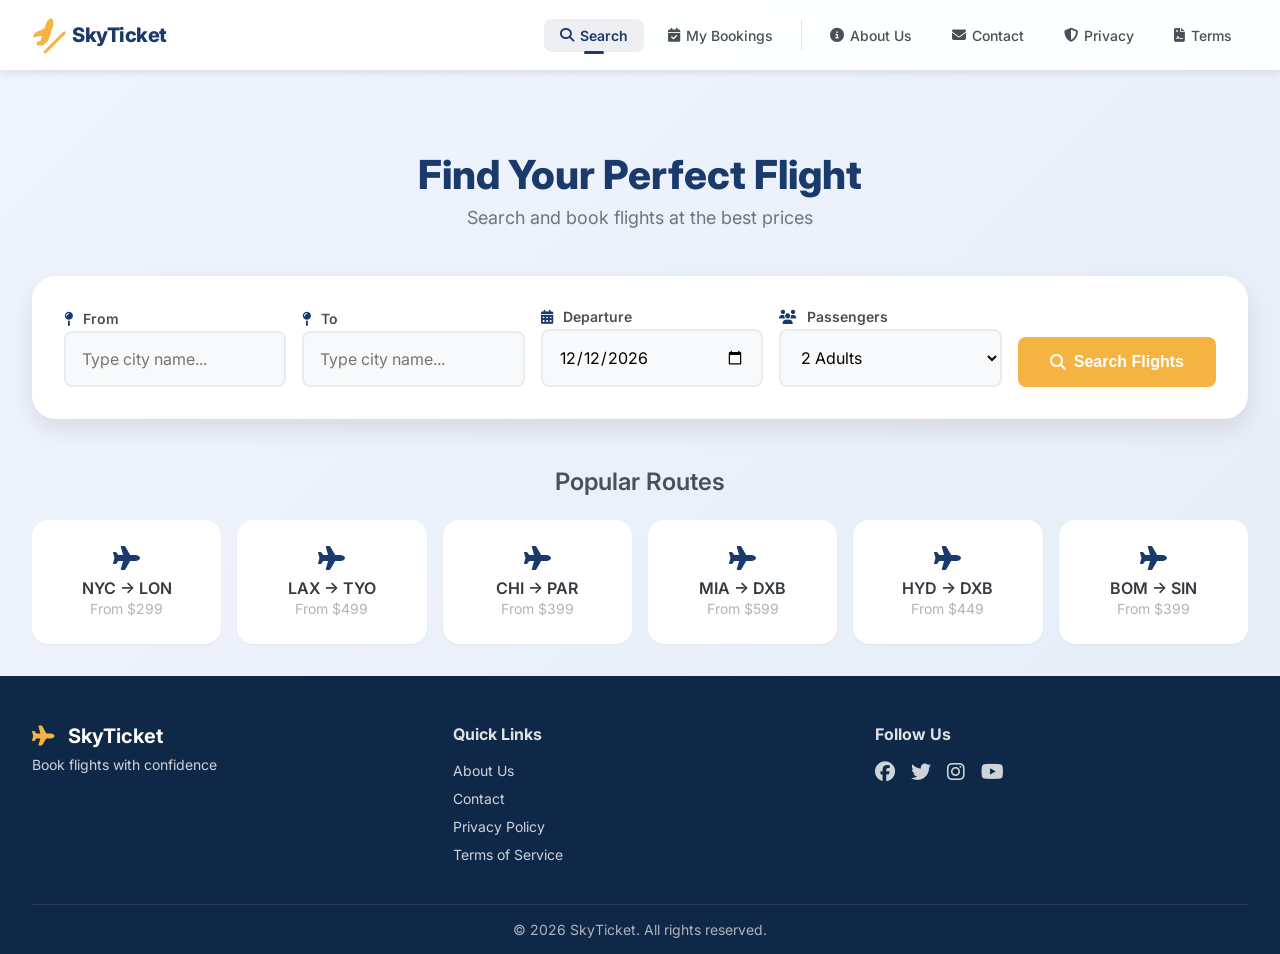
<file: index.html>
<!DOCTYPE html>
<html lang="en">
<head>
    <meta charset="UTF-8" />
    <meta name="viewport" content="width=device-width, initial-scale=1.0" />
    <title>✈️ SkyTicket - Book Your Flight</title>
    
    <link rel="stylesheet" href="https://cdnjs.cloudflare.com/ajax/libs/font-awesome/6.4.0/css/all.min.css" />
    <link href="https://fonts.googleapis.com/css2?family=Inter:wght@300;400;500;600;700;800&display=swap" rel="stylesheet" />
    
    <link rel="stylesheet" href="css/main.css" />
    <link rel="stylesheet" href="css/utils/variables.css" />
    <link rel="stylesheet" href="css/utils/mixins.css" />
    <link rel="stylesheet" href="css/utils/animations.css" />
    <link rel="stylesheet" href="css/components/header.css" />
    <link rel="stylesheet" href="css/components/footer.css" />
    <link rel="stylesheet" href="css/components/modal.css" />
    <link rel="stylesheet" href="css/components/flight-card.css" />
    <link rel="stylesheet" href="css/pages/search.css" />
    <link rel="stylesheet" href="css/pages/results.css" />
    <link rel="stylesheet" href="css/pages/booking.css" />
    <link rel="stylesheet" href="css/responsive/mobile.css" />
    <link rel="stylesheet" href="css/responsive/tablet.css" />
    <link rel="stylesheet" href="css/responsive/desktop.css" />
</head>
<body>
    <div id="app">
        <!-- HEADER -->
        <header id="main-header">
            <div class="header-container">
                <a href="#" class="logo" id="logoLink">
                    <i class="fas fa-plane-departure"></i>
                    <span>SkyTicket</span>
                </a>
                
                <nav class="nav-menu" id="navMenu">
                    <ul>
                        <li><a href="#" class="active" data-page="search"><i class="fas fa-search"></i> Search</a></li>
                        <li><a href="#" data-page="my-bookings"><i class="fas fa-calendar-check"></i> My Bookings</a></li>
                        <li class="nav-divider"></li>
                        <li><a href="#" data-page="about"><i class="fas fa-info-circle"></i> About Us</a></li>
                        <li><a href="#" data-page="contact"><i class="fas fa-envelope"></i> Contact</a></li>
                        <li><a href="#" data-page="privacy"><i class="fas fa-shield-alt"></i> Privacy</a></li>
                        <li><a href="#" data-page="terms"><i class="fas fa-file-contract"></i> Terms</a></li>
                    </ul>
                </nav>
                
                <button class="hamburger" id="hamburgerBtn"><i class="fas fa-bars"></i></button>
            </div>
        </header>
        
        <!-- MAIN CONTENT -->
        <main id="main-content">
            <!-- Search Section -->
            <section id="search-section" class="page-section active" data-page="search">
                <div class="search-container">
                    <div class="search-hero">
                        <h1>Find Your Perfect Flight</h1>
                        <p>Search and book flights at the best prices</p>
                    </div>
                    
                    <div class="search-box">
                        <form id="searchForm">
                            <div class="search-row">
                                <div class="form-group">
                                    <label><i class="fas fa-map-pin"></i> From</label>
                                    <div class="autocomplete-wrapper">
                                        <input type="text" id="fromInput" placeholder="Type city name..." class="autocomplete-input" />
                                        <div class="autocomplete-dropdown" id="fromDropdown"></div>
                                    </div>
                                </div>
                                <div class="form-group">
                                    <label><i class="fas fa-map-pin"></i> To</label>
                                    <div class="autocomplete-wrapper">
                                        <input type="text" id="toInput" placeholder="Type city name..." class="autocomplete-input" />
                                        <div class="autocomplete-dropdown" id="toDropdown"></div>
                                    </div>
                                </div>
                                <div class="form-group">
                                    <label><i class="fas fa-calendar-alt"></i> Departure</label>
                                    <input type="date" id="departureDate" />
                                </div>
                                <div class="form-group">
                                    <label><i class="fas fa-users"></i> Passengers</label>
                                    <select id="passengerCount">
                                        <option value="1">1 Adult</option>
                                        <option value="2" selected>2 Adults</option>
                                        <option value="3">3 Adults</option>
                                        <option value="4">4 Adults</option>
                                        <option value="5">5 Adults</option>
                                    </select>
                                </div>
                                <button type="submit" class="btn-search"><i class="fas fa-search"></i> Search Flights</button>
                            </div>
                        </form>
                    </div>
                    
                    <div class="quick-destinations">
                        <h3>Popular Routes</h3>
                        <div class="destination-grid">
                            <div class="dest-card" data-from="New York" data-to="London">
                                <i class="fas fa-plane"></i>
                                <span>NYC → LON</span>
                                <small>From $299</small>
                            </div>
                            <div class="dest-card" data-from="Los Angeles" data-to="Tokyo">
                                <i class="fas fa-plane"></i>
                                <span>LAX → TYO</span>
                                <small>From $499</small>
                            </div>
                            <div class="dest-card" data-from="Chicago" data-to="Paris">
                                <i class="fas fa-plane"></i>
                                <span>CHI → PAR</span>
                                <small>From $399</small>
                            </div>
                            <div class="dest-card" data-from="Miami" data-to="Dubai">
                                <i class="fas fa-plane"></i>
                                <span>MIA → DXB</span>
                                <small>From $599</small>
                            </div>
                            <div class="dest-card" data-from="Hyderabad" data-to="Dubai">
                                <i class="fas fa-plane"></i>
                                <span>HYD → DXB</span>
                                <small>From $449</small>
                            </div>
                            <div class="dest-card" data-from="Mumbai" data-to="Singapore">
                                <i class="fas fa-plane"></i>
                                <span>BOM → SIN</span>
                                <small>From $399</small>
                            </div>
                        </div>
                    </div>
                </div>
            </section>
            
            <!-- Results Section -->
            <section id="results-section" class="page-section" data-page="results">
                <div class="results-container">
                    <div class="results-header">
                        <div>
                            <h2>Available Flights</h2>
                            <p id="resultsInfo">Showing flights</p>
                        </div>
                        <div class="results-controls">
                            <select id="sortFilter">
                                <option value="price">Price: Low to High</option>
                                <option value="price-desc">Price: High to Low</option>
                                <option value="departure">Departure Time</option>
                                <option value="duration">Duration</option>
                            </select>
                        </div>
                    </div>
                    <div id="flightResults" class="flight-results"></div>
                </div>
            </section>
            
            <!-- Booking Section -->
            <section id="booking-section" class="page-section" data-page="booking">
                <div class="booking-container">
                    <div class="booking-progress">
                        <div class="step active"><span class="step-number">1</span><span class="step-label">Select Flight</span></div>
                        <div class="step"><span class="step-number">2</span><span class="step-label">Passenger Details</span></div>
                        <div class="step"><span class="step-number">3</span><span class="step-label">Payment</span></div>
                        <div class="step"><span class="step-number">4</span><span class="step-label">Confirmation</span></div>
                    </div>
                    <div id="bookingContent"></div>
                </div>
            </section>
            
            <!-- My Bookings -->
            <section id="my-bookings-section" class="page-section" data-page="my-bookings">
                <div class="bookings-container">
                    <h2>My Bookings</h2>
                    <div id="bookingsList"></div>
                </div>
            </section>
            
            <!-- About Us -->
            <section id="about-section" class="page-section" data-page="about">
                <div class="static-page-container">
                    <h2>About Us</h2>
                    <div class="static-page-content">
                        <h3>✈️ Welcome to SkyTicket</h3>
                        <p>SkyTicket is a leading online flight booking platform that connects travelers with the best flight deals worldwide.</p>
                        <h3>Our Mission</h3>
                        <p>To make air travel accessible and affordable for everyone.</p>
                        <div class="stats-grid">
                            <div class="stat-item"><span class="stat-number">500K+</span><span class="stat-label">Happy Customers</span></div>
                            <div class="stat-item"><span class="stat-number">10K+</span><span class="stat-label">Daily Bookings</span></div>
                            <div class="stat-item"><span class="stat-number">200+</span><span class="stat-label">Airlines</span></div>
                            <div class="stat-item"><span class="stat-number">4.8★</span><span class="stat-label">Rating</span></div>
                        </div>
                    </div>
                </div>
            </section>
            
            <!-- Contact -->
            <section id="contact-section" class="page-section" data-page="contact">
                <div class="static-page-container">
                    <h2>Contact Us</h2>
                    <div class="static-page-content">
                        <div class="contact-grid">
                            <div class="contact-info">
                                <h3>Get in Touch</h3>
                                <div class="contact-details">
                                    <div class="contact-item"><i class="fas fa-envelope"></i><div><strong>Email</strong><p>support@skyticket.com</p></div></div>
                                    <div class="contact-item"><i class="fas fa-phone"></i><div><strong>Phone</strong><p>+1 (800) 123-4567</p></div></div>
                                    <div class="contact-item"><i class="fas fa-map-marker-alt"></i><div><strong>Address</strong><p>123 Aviation Blvd, New York, NY 10001</p></div></div>
                                </div>
                            </div>
                            <div class="contact-form-wrapper">
                                <h3>Send us a Message</h3>
                                <form id="contactForm" class="contact-form">
                                    <div class="form-group"><label>Your Name</label><input type="text" id="contactName" placeholder="John Doe" required /></div>
                                    <div class="form-group"><label>Email Address</label><input type="email" id="contactEmail" placeholder="you@example.com" required /></div>
                                    <div class="form-group"><label>Subject</label><input type="text" id="contactSubject" placeholder="Subject" required /></div>
                                    <div class="form-group"><label>Message</label><textarea id="contactMessage" rows="4" placeholder="Your message..." required></textarea></div>
                                    <button type="submit" class="btn-primary btn-full"><i class="fas fa-paper-plane"></i> Send Message</button>
                                </form>
                            </div>
                        </div>
                    </div>
                </div>
            </section>
            
            <!-- Privacy -->
            <section id="privacy-section" class="page-section" data-page="privacy">
                <div class="static-page-container">
                    <h2>Privacy Policy</h2>
                    <div class="static-page-content">
                        <p><strong>Last Updated:</strong> January 2026</p>
                        <h3>Information We Collect</h3>
                        <p>We collect information you provide directly when you book a flight.</p>
                        <h3>How We Use Your Information</h3>
                        <ul><li>Process your flight bookings</li><li>Send booking confirmations</li><li>Improve our services</li></ul>
                        <h3>Data Security</h3>
                        <p>We implement industry-standard security measures to protect your information.</p>
                    </div>
                </div>
            </section>
            
            <!-- Terms -->
            <section id="terms-section" class="page-section" data-page="terms">
                <div class="static-page-container">
                    <h2>Terms of Service</h2>
                    <div class="static-page-content">
                        <p><strong>Last Updated:</strong> January 2026</p>
                        <h3>1. Acceptance of Terms</h3>
                        <p>By using SkyTicket services, you agree to these Terms of Service.</p>
                        <h3>2. Booking and Payment</h3>
                        <ul><li>All bookings are subject to availability</li><li>Payment must be completed at the time of booking</li></ul>
                        <h3>3. Cancellation Policy</h3>
                        <ul><li>Free cancellation within 24 hours</li><li>Cancellations after 24 hours may incur fees</li></ul>
                    </div>
                </div>
            </section>
        </main>
        
        <!-- FOOTER -->
        <footer id="main-footer">
            <div class="footer-container">
                <div class="footer-content">
                    <div class="footer-section">
                        <h4><i class="fas fa-plane"></i> SkyTicket</h4>
                        <p>Book flights with confidence</p>
                    </div>
                    <div class="footer-section">
                        <h5>Quick Links</h5>
                        <ul>
                            <li><a href="#" data-page="about">About Us</a></li>
                            <li><a href="#" data-page="contact">Contact</a></li>
                            <li><a href="#" data-page="privacy">Privacy Policy</a></li>
                            <li><a href="#" data-page="terms">Terms of Service</a></li>
                        </ul>
                    </div>
                    <div class="footer-section">
                        <h5>Follow Us</h5>
                        <div class="social-links">
                            <a href="#"><i class="fab fa-facebook"></i></a>
                            <a href="#"><i class="fab fa-twitter"></i></a>
                            <a href="#"><i class="fab fa-instagram"></i></a>
                            <a href="#"><i class="fab fa-youtube"></i></a>
                        </div>
                    </div>
                </div>
                <div class="footer-bottom">
                    <p>&copy; 2026 SkyTicket. All rights reserved.</p>
                </div>
            </div>
        </footer>
    </div>
    
    <!-- JAVASCRIPT -->
    <script src="js/utils/constants.js"></script>
    <script src="js/utils/helpers.js"></script>
    <script src="js/utils/date-utils.js"></script>
    <script src="js/services/storage.js"></script>
    <script src="js/services/mock-data.js"></script>
    <script src="js/store.js"></script>
    <script src="js/modules/header.js"></script>
    <script src="js/modules/search.js"></script>
    <script src="js/modules/flights.js"></script>
    <script src="js/modules/booking.js"></script>
    <script src="js/modules/payment.js"></script>
    <script src="js/app.js"></script>
</body>
</html>
</file>
<file: css/main.css>
* {
    margin: 0;
    padding: 0;
    box-sizing: border-box;
}

html {
    scroll-behavior: smooth;
}

body {
    font-family: var(--font-family);
    background: linear-gradient(135deg, #f0f4ff 0%, #e6edf7 100%);
    color: var(--gray-800);
    min-height: 100vh;
    display: flex;
    flex-direction: column;
    padding-top: 70px;
}

a {
    text-decoration: none;
    color: var(--primary);
}

h1 {
    font-size: var(--font-size-4xl);
    font-weight: 800;
    color: var(--primary);
}

h2 {
    font-size: var(--font-size-3xl);
    font-weight: 700;
    color: var(--primary);
    margin-bottom: var(--spacing-lg);
}

h3 {
    font-size: var(--font-size-2xl);
    font-weight: 600;
    margin-bottom: var(--spacing-md);
}

.btn-primary {
    background: var(--primary);
    color: var(--white);
    padding: var(--spacing-md) var(--spacing-xl);
    border-radius: var(--border-radius-lg);
    font-weight: 600;
    border: none;
    cursor: pointer;
    transition: all var(--transition-base);
    display: inline-flex;
    align-items: center;
    gap: 8px;
}

.btn-primary:hover {
    background: var(--primary-dark);
    transform: translateY(-2px);
    box-shadow: var(--shadow-lg);
}

.btn-secondary {
    background: var(--gray-200);
    color: var(--gray-700);
    padding: var(--spacing-md) var(--spacing-xl);
    border-radius: var(--border-radius-lg);
    font-weight: 600;
    border: none;
    cursor: pointer;
    transition: all var(--transition-base);
}

.btn-secondary:hover {
    background: var(--gray-300);
    transform: translateY(-2px);
}

.btn-accent {
    background: var(--secondary);
    color: var(--white);
    padding: var(--spacing-md) var(--spacing-xl);
    border-radius: var(--border-radius-lg);
    font-weight: 600;
    border: none;
    cursor: pointer;
    transition: all var(--transition-base);
}

.btn-accent:hover {
    background: var(--secondary-light);
    transform: translateY(-2px);
}

.btn-danger {
    background: #dc3545;
    color: var(--white);
    padding: var(--spacing-md) var(--spacing-xl);
    border-radius: var(--border-radius-lg);
    font-weight: 600;
    border: none;
    cursor: pointer;
    transition: all var(--transition-base);
}

.btn-danger:hover {
    background: #c82333;
    transform: translateY(-2px);
}

.btn-outline {
    background: transparent;
    color: var(--primary);
    padding: var(--spacing-md) var(--spacing-xl);
    border-radius: var(--border-radius-lg);
    font-weight: 600;
    border: 2px solid var(--primary);
    cursor: pointer;
    transition: all var(--transition-base);
}

.btn-outline:hover {
    background: var(--primary);
    color: var(--white);
}

.btn-sm {
    padding: var(--spacing-sm) var(--spacing-md);
    font-size: var(--font-size-sm);
}

.btn-full {
    width: 100%;
    justify-content: center;
}

input, select, textarea {
    font-family: var(--font-family);
    font-size: var(--font-size-base);
    padding: var(--spacing-md);
    border: 2px solid var(--gray-200);
    border-radius: var(--border-radius-md);
    background: var(--white);
    transition: all var(--transition-fast);
    width: 100%;
    outline: none;
}

input:focus, select:focus, textarea:focus {
    border-color: var(--primary);
    box-shadow: 0 0 0 3px rgba(26, 58, 107, 0.1);
}

input.error, select.error {
    border-color: #dc3545;
}

.hidden {
    display: none !important;
}

.text-center {
    text-align: center;
}

.text-muted {
    color: var(--gray-600);
}

.text-success {
    color: #27ae60;
}

.text-danger {
    color: #dc3545;
}

.mt-1 { margin-top: var(--spacing-sm); }
.mt-2 { margin-top: var(--spacing-md); }
.mt-3 { margin-top: var(--spacing-lg); }
.mt-4 { margin-top: var(--spacing-xl); }

.mb-1 { margin-bottom: var(--spacing-sm); }
.mb-2 { margin-bottom: var(--spacing-md); }
.mb-3 { margin-bottom: var(--spacing-lg); }
.mb-4 { margin-bottom: var(--spacing-xl); }

.flex { display: flex; }
.flex-center { display: flex; align-items: center; justify-content: center; }
.flex-between { display: flex; align-items: center; justify-content: space-between; }
.flex-column { display: flex; flex-direction: column; }
.flex-wrap { flex-wrap: wrap; }
.gap-1 { gap: var(--spacing-sm); }
.gap-2 { gap: var(--spacing-md); }
.gap-3 { gap: var(--spacing-lg); }

.card {
    background: var(--white);
    border-radius: var(--border-radius-lg);
    padding: var(--spacing-lg);
    box-shadow: var(--shadow-md);
    transition: all var(--transition-base);
}

.card:hover {
    box-shadow: var(--shadow-lg);
    transform: translateY(-2px);
}

.badge {
    display: inline-block;
    padding: var(--spacing-xs) var(--spacing-md);
    border-radius: var(--border-radius-full);
    font-size: var(--font-size-xs);
    font-weight: 600;
    text-transform: uppercase;
}

.badge-success { background: #27ae60; color: var(--white); }
.badge-danger { background: #dc3545; color: var(--white); }
.badge-warning { background: var(--secondary); color: var(--white); }
.badge-info { background: #17a2b8; color: var(--white); }

::-webkit-scrollbar {
    width: 8px;
    height: 8px;
}

::-webkit-scrollbar-track {
    background: var(--gray-100);
    border-radius: var(--border-radius-full);
}

::-webkit-scrollbar-thumb {
    background: var(--primary);
    border-radius: var(--border-radius-full);
}

::-webkit-scrollbar-thumb:hover {
    background: var(--primary-dark);
}

.spinner {
    width: 40px;
    height: 40px;
    border: 4px solid var(--gray-200);
    border-top-color: var(--primary);
    border-radius: 50%;
    animation: spin 0.8s linear infinite;
    margin: 0 auto;
}

.page-section {
    display: none;
    animation: fadeIn 0.5s ease;
}

.page-section.active {
    display: block;
}
</file>
<file: css/utils/variables.css>
:root {
    --primary: #1a3a6b;
    --primary-dark: #0f2847;
    --primary-light: #2a5a9a;
    --secondary: #f5b342;
    --secondary-light: #ffd966;
    --success: #27ae60;
    
    --white: #ffffff;
    --gray-100: #f8f9fa;
    --gray-200: #e9ecef;
    --gray-300: #dee2e6;
    --gray-400: #ced4da;
    --gray-500: #adb5bd;
    --gray-600: #6c757d;
    --gray-700: #495057;
    --gray-800: #343a40;
    --gray-900: #212529;
    
    --font-family: 'Inter', sans-serif;
    --font-size-xs: 0.75rem;
    --font-size-sm: 0.875rem;
    --font-size-base: 1rem;
    --font-size-lg: 1.125rem;
    --font-size-xl: 1.25rem;
    --font-size-2xl: 1.5rem;
    --font-size-3xl: 2rem;
    --font-size-4xl: 2.5rem;
    
    --spacing-xs: 0.25rem;
    --spacing-sm: 0.5rem;
    --spacing-md: 1rem;
    --spacing-lg: 1.5rem;
    --spacing-xl: 2rem;
    --spacing-2xl: 3rem;
    --spacing-3xl: 4rem;
    
    --border-radius-sm: 0.25rem;
    --border-radius-md: 0.5rem;
    --border-radius-lg: 1rem;
    --border-radius-xl: 1.5rem;
    --border-radius-full: 9999px;
    
    --shadow-sm: 0 1px 2px rgba(0,0,0,0.05);
    --shadow-md: 0 4px 6px rgba(0,0,0,0.07);
    --shadow-lg: 0 10px 25px rgba(0,0,0,0.1);
    --shadow-xl: 0 20px 50px rgba(0,0,0,0.15);
    
    --transition-fast: 0.15s ease;
    --transition-base: 0.3s ease;
    --transition-slow: 0.5s ease;
    
    --z-dropdown: 100;
    --z-sticky: 200;
    --z-modal: 300;
    --z-toast: 500;
}
</file>
<file: css/utils/mixins.css>
/* Flexbox */
.flex { display: flex; }
.flex-center { display: flex; align-items: center; justify-content: center; }
.flex-between { display: flex; align-items: center; justify-content: space-between; }
.flex-column { display: flex; flex-direction: column; }
.flex-wrap { flex-wrap: wrap; }
.flex-1 { flex: 1; }
.flex-grow { flex-grow: 1; }

/* Grid */
.grid-2 { display: grid; grid-template-columns: repeat(2, 1fr); gap: var(--spacing-lg); }
.grid-3 { display: grid; grid-template-columns: repeat(3, 1fr); gap: var(--spacing-lg); }
.grid-4 { display: grid; grid-template-columns: repeat(4, 1fr); gap: var(--spacing-lg); }

/* Text */
.text-center { text-align: center; }
.text-left { text-align: left; }
.text-right { text-align: right; }
.text-muted { color: var(--gray-600); }
.text-primary { color: var(--primary); }
.text-success { color: var(--success); }
.text-danger { color: #dc3545; }

/* Spacing */
.m-0 { margin: 0; }
.m-1 { margin: var(--spacing-sm); }
.m-2 { margin: var(--spacing-md); }
.m-3 { margin: var(--spacing-lg); }
.m-4 { margin: var(--spacing-xl); }

.mt-0 { margin-top: 0; }
.mt-1 { margin-top: var(--spacing-sm); }
.mt-2 { margin-top: var(--spacing-md); }
.mt-3 { margin-top: var(--spacing-lg); }
.mt-4 { margin-top: var(--spacing-xl); }

.mb-0 { margin-bottom: 0; }
.mb-1 { margin-bottom: var(--spacing-sm); }
.mb-2 { margin-bottom: var(--spacing-md); }
.mb-3 { margin-bottom: var(--spacing-lg); }
.mb-4 { margin-bottom: var(--spacing-xl); }

.p-0 { padding: 0; }
.p-1 { padding: var(--spacing-sm); }
.p-2 { padding: var(--spacing-md); }
.p-3 { padding: var(--spacing-lg); }
.p-4 { padding: var(--spacing-xl); }

/* Display */
.d-none { display: none; }
.d-block { display: block; }
.d-inline-block { display: inline-block; }
.d-flex { display: flex; }
.d-grid { display: grid; }

/* Position */
.relative { position: relative; }
.absolute { position: absolute; }
.fixed { position: fixed; }
.sticky { position: sticky; }

/* Width */
.w-100 { width: 100%; }
.w-50 { width: 50%; }
.w-25 { width: 25%; }

/* Height */
.h-100 { height: 100%; }

/* Overflow */
.overflow-hidden { overflow: hidden; }
.overflow-auto { overflow: auto; }
.overflow-y-auto { overflow-y: auto; }

/* Border */
.border { border: 1px solid var(--gray-200); }
.border-0 { border: none; }
.rounded { border-radius: var(--border-radius-md); }
.rounded-lg { border-radius: var(--border-radius-lg); }
.rounded-full { border-radius: var(--border-radius-full); }

/* Shadow */
.shadow-sm { box-shadow: var(--shadow-sm); }
.shadow-md { box-shadow: var(--shadow-md); }
.shadow-lg { box-shadow: var(--shadow-lg); }
.shadow-xl { box-shadow: var(--shadow-xl); }

/* Gap */
.gap-1 { gap: var(--spacing-sm); }
.gap-2 { gap: var(--spacing-md); }
.gap-3 { gap: var(--spacing-lg); }
.gap-4 { gap: var(--spacing-xl); }

/* Card */
.card {
    background: var(--white);
    border-radius: var(--border-radius-lg);
    padding: var(--spacing-lg);
    box-shadow: var(--shadow-md);
    transition: all var(--transition-base);
}

.card:hover {
    box-shadow: var(--shadow-lg);
    transform: translateY(-2px);
}

/* Badge */
.badge {
    display: inline-block;
    padding: var(--spacing-xs) var(--spacing-md);
    border-radius: var(--border-radius-full);
    font-size: var(--font-size-xs);
    font-weight: 600;
    text-transform: uppercase;
}

.badge-primary { background: var(--primary); color: var(--white); }
.badge-success { background: var(--success); color: var(--white); }
.badge-warning { background: var(--secondary); color: var(--white); }
.badge-danger { background: #dc3545; color: var(--white); }
.badge-info { background: #17a2b8; color: var(--white); }

/* Button */
.btn {
    padding: var(--spacing-md) var(--spacing-xl);
    border-radius: var(--border-radius-lg);
    font-weight: 600;
    font-size: var(--font-size-base);
    border: none;
    cursor: pointer;
    transition: all var(--transition-base);
    display: inline-flex;
    align-items: center;
    gap: 8px;
}

.btn-primary {
    background: var(--primary);
    color: var(--white);
}

.btn-primary:hover {
    background: var(--primary-dark);
    transform: translateY(-2px);
    box-shadow: var(--shadow-lg);
}

.btn-secondary {
    background: var(--gray-200);
    color: var(--gray-700);
}

.btn-secondary:hover {
    background: var(--gray-300);
    transform: translateY(-2px);
}

.btn-accent {
    background: var(--secondary);
    color: var(--white);
}

.btn-accent:hover {
    background: var(--secondary-light);
    transform: translateY(-2px);
}

.btn-outline {
    background: transparent;
    color: var(--primary);
    border: 2px solid var(--primary);
}

.btn-outline:hover {
    background: var(--primary);
    color: var(--white);
}

.btn-danger {
    background: #dc3545;
    color: var(--white);
}

.btn-danger:hover {
    background: #c82333;
}

.btn-sm { padding: var(--spacing-sm) var(--spacing-md); font-size: var(--font-size-sm); }
.btn-lg { padding: var(--spacing-lg) var(--spacing-2xl); font-size: var(--font-size-lg); }
.btn-full { width: 100%; justify-content: center; }
</file>
<file: css/utils/animations.css>
@keyframes fadeIn {
    from { opacity: 0; }
    to { opacity: 1; }
}

@keyframes fadeInUp {
    from { opacity: 0; transform: translateY(30px); }
    to { opacity: 1; transform: translateY(0); }
}

@keyframes fadeInDown {
    from { opacity: 0; transform: translateY(-30px); }
    to { opacity: 1; transform: translateY(0); }
}

@keyframes slideInRight {
    from { transform: translateX(100%); opacity: 0; }
    to { transform: translateX(0); opacity: 1; }
}

@keyframes slideOutRight {
    from { transform: translateX(0); opacity: 1; }
    to { transform: translateX(100%); opacity: 0; }
}

@keyframes spin {
    from { transform: rotate(0deg); }
    to { transform: rotate(360deg); }
}

@keyframes scaleIn {
    from { opacity: 0; transform: scale(0.9); }
    to { opacity: 1; transform: scale(1); }
}

.animate-fade-in { animation: fadeIn 0.5s ease forwards; }
.animate-fade-in-up { animation: fadeInUp 0.6s ease forwards; }
.animate-slide-in { animation: slideInRight 0.3s ease forwards; }
.animate-scale-in { animation: scaleIn 0.4s ease forwards; }

.hover-lift {
    transition: transform var(--transition-base), box-shadow var(--transition-base);
}
.hover-lift:hover {
    transform: translateY(-4px);
    box-shadow: var(--shadow-lg);
}

.hover-scale {
    transition: transform var(--transition-fast);
}
.hover-scale:hover {
    transform: scale(1.05);
}
</file>
<file: css/components/header.css>
#main-header {
    background: rgba(255, 255, 255, 0.95);
    backdrop-filter: blur(10px);
    box-shadow: var(--shadow-md);
    position: fixed;
    top: 0;
    left: 0;
    right: 0;
    z-index: var(--z-sticky);
    transition: all var(--transition-base);
    height: 70px;
}

#main-header.scrolled {
    box-shadow: var(--shadow-lg);
}

.header-container {
    max-width: 1280px;
    margin: 0 auto;
    padding: 0 var(--spacing-xl);
    display: flex;
    align-items: center;
    justify-content: space-between;
    height: 70px;
}

.logo {
    display: flex;
    align-items: center;
    gap: 10px;
    font-size: var(--font-size-xl);
    font-weight: 800;
    color: var(--primary);
    cursor: pointer;
    text-decoration: none;
    transition: transform var(--transition-fast);
}

.logo:hover {
    transform: scale(1.02);
}

.logo i {
    font-size: var(--font-size-2xl);
    color: var(--secondary);
    transform: rotate(-45deg);
}

.logo span {
    letter-spacing: -0.5px;
}

.nav-menu ul {
    display: flex;
    align-items: center;
    gap: var(--spacing-sm);
    list-style: none;
}

.nav-menu ul li a {
    color: var(--gray-700);
    text-decoration: none;
    font-weight: 500;
    padding: var(--spacing-sm) var(--spacing-md);
    border-radius: var(--border-radius-md);
    transition: all var(--transition-fast);
    display: flex;
    align-items: center;
    gap: 6px;
    font-size: var(--font-size-sm);
    position: relative;
}

.nav-menu ul li a:hover {
    color: var(--primary);
    background: var(--gray-100);
}

.nav-menu ul li a.active {
    color: var(--primary);
    background: rgba(26, 58, 107, 0.08);
    font-weight: 600;
}

.nav-menu ul li a.active::after {
    content: '';
    position: absolute;
    bottom: -2px;
    left: 50%;
    transform: translateX(-50%);
    width: 20px;
    height: 3px;
    background: var(--primary);
    border-radius: var(--border-radius-full);
}

.nav-divider {
    width: 1px;
    height: 30px;
    background: var(--gray-300);
    margin: 0 var(--spacing-xs);
}

.hamburger {
    display: none;
    background: none;
    border: none;
    font-size: var(--font-size-2xl);
    color: var(--primary);
    cursor: pointer;
    padding: var(--spacing-sm);
    transition: all var(--transition-fast);
}

.hamburger:hover {
    color: var(--primary-dark);
    transform: scale(1.1);
}

@media (max-width: 768px) {
    body {
        padding-top: 60px;
    }

    #main-header {
        height: 60px;
    }

    .header-container {
        height: 60px;
        padding: 0 var(--spacing-md);
    }

    .hamburger {
        display: block;
    }

    .nav-menu {
        display: none;
        position: absolute;
        top: 60px;
        left: 0;
        right: 0;
        background: var(--white);
        padding: var(--spacing-md);
        box-shadow: var(--shadow-lg);
        border-radius: 0 0 var(--border-radius-lg) var(--border-radius-lg);
        flex-direction: column;
        max-height: calc(100vh - 60px);
        overflow-y: auto;
    }

    .nav-menu.active {
        display: flex;
    }

    .nav-menu ul {
        flex-direction: column;
        gap: var(--spacing-sm);
        width: 100%;
    }

    .nav-menu ul li a {
        padding: var(--spacing-md);
        width: 100%;
        justify-content: flex-start;
        font-size: var(--font-size-base);
    }

    .nav-menu ul li a.active::after {
        display: none;
    }

    .nav-divider {
        display: none;
    }
}

@media (max-width: 480px) {
    .logo span {
        font-size: var(--font-size-base);
    }
    
    .logo i {
        font-size: var(--font-size-xl);
    }
    
    .header-container {
        padding: 0 var(--spacing-sm);
    }
}
</file>
<file: css/components/footer.css>
#main-footer {
    background: var(--primary-dark);
    color: var(--white);
    margin-top: auto;
    padding: var(--spacing-2xl) 0 var(--spacing-md);
}

.footer-container {
    max-width: 1280px;
    margin: 0 auto;
    padding: 0 var(--spacing-xl);
}

.footer-content {
    display: grid;
    grid-template-columns: repeat(auto-fit, minmax(200px, 1fr));
    gap: var(--spacing-2xl);
    margin-bottom: var(--spacing-xl);
}

.footer-section h4 {
    font-size: var(--font-size-xl);
    margin-bottom: var(--spacing-sm);
}

.footer-section h4 i {
    color: var(--secondary);
    margin-right: 8px;
}

.footer-section h5 {
    font-size: var(--font-size-base);
    margin-bottom: var(--spacing-md);
    color: var(--gray-300);
}

.footer-section p {
    color: var(--gray-400);
    font-size: var(--font-size-sm);
}

.footer-section ul {
    list-style: none;
}

.footer-section ul li {
    margin-bottom: var(--spacing-sm);
}

.footer-section ul li a {
    color: var(--gray-400);
    text-decoration: none;
    font-size: var(--font-size-sm);
    transition: color var(--transition-fast);
}

.footer-section ul li a:hover {
    color: var(--secondary);
}

.social-links {
    display: flex;
    gap: var(--spacing-md);
}

.social-links a {
    color: var(--gray-400);
    font-size: var(--font-size-xl);
    transition: all var(--transition-fast);
}

.social-links a:hover {
    color: var(--secondary);
    transform: translateY(-3px);
}

.footer-bottom {
    border-top: 1px solid rgba(255, 255, 255, 0.1);
    padding-top: var(--spacing-md);
    text-align: center;
    color: var(--gray-500);
    font-size: var(--font-size-sm);
}

@media (max-width: 768px) {
    .footer-content {
        grid-template-columns: 1fr 1fr;
        gap: var(--spacing-lg);
    }
}

@media (max-width: 480px) {
    .footer-content {
        grid-template-columns: 1fr;
        text-align: center;
    }

    .social-links {
        justify-content: center;
    }

    .footer-container {
        padding: 0 var(--spacing-md);
    }
}
</file>
<file: css/components/modal.css>
.modal {
    position: fixed;
    top: 0;
    left: 0;
    width: 100%;
    height: 100%;
    background: rgba(0, 0, 0, 0.6);
    backdrop-filter: blur(8px);
    display: flex;
    align-items: center;
    justify-content: center;
    z-index: var(--z-modal);
    animation: fadeIn 0.3s ease;
    padding: var(--spacing-md);
}

.modal.hidden {
    display: none;
}

.modal-content {
    background: var(--white);
    border-radius: var(--border-radius-xl);
    padding: var(--spacing-2xl);
    max-width: 450px;
    width: 100%;
    position: relative;
    box-shadow: var(--shadow-xl);
    animation: scaleIn 0.3s ease;
    max-height: 90vh;
    overflow-y: auto;
}

.close-modal {
    position: absolute;
    top: var(--spacing-md);
    right: var(--spacing-md);
    font-size: var(--font-size-2xl);
    color: var(--gray-500);
    cursor: pointer;
    background: none;
    border: none;
    width: 36px;
    height: 36px;
    display: flex;
    align-items: center;
    justify-content: center;
    border-radius: 50%;
    background: var(--gray-100);
    transition: all var(--transition-fast);
}

.close-modal:hover {
    background: var(--gray-200);
    color: var(--gray-800);
    transform: rotate(90deg);
}

.modal-header {
    text-align: center;
    margin-bottom: var(--spacing-xl);
}

.modal-header i {
    display: block;
    margin-bottom: var(--spacing-sm);
}

.modal-header h2 {
    font-size: var(--font-size-2xl);
    font-weight: 700;
    color: var(--primary);
    margin-bottom: var(--spacing-xs);
}

.modal-header p {
    color: var(--gray-600);
    font-size: var(--font-size-sm);
}

.modal-form .form-group {
    margin-bottom: var(--spacing-lg);
}

.modal-form label {
    display: flex;
    align-items: center;
    gap: 8px;
    font-weight: 600;
    font-size: var(--font-size-sm);
    color: var(--gray-700);
    margin-bottom: var(--spacing-xs);
}

.modal-form label i {
    color: var(--gray-500);
    font-size: var(--font-size-sm);
}

.modal-form input[type="text"],
.modal-form input[type="email"],
.modal-form input[type="password"],
.modal-form input[type="date"] {
    width: 100%;
    padding: var(--spacing-md);
    border: 2px solid var(--gray-200);
    border-radius: var(--border-radius-md);
    font-size: var(--font-size-base);
    transition: all var(--transition-fast);
    background: var(--gray-100);
    outline: none;
}

.modal-form input:focus {
    border-color: var(--primary);
    background: var(--white);
    box-shadow: 0 0 0 4px rgba(26, 58, 107, 0.1);
}

.modal-form input.error {
    border-color: #dc3545;
}

.password-input-wrapper {
    position: relative;
}

.password-input-wrapper input {
    padding-right: 50px;
}

.toggle-password {
    position: absolute;
    right: 12px;
    top: 50%;
    transform: translateY(-50%);
    background: none;
    border: none;
    color: var(--gray-500);
    cursor: pointer;
    padding: 8px;
    font-size: var(--font-size-base);
}

.toggle-password:hover {
    color: var(--gray-700);
}

.error-message {
    display: none;
    color: #dc3545;
    font-size: var(--font-size-xs);
    margin-top: var(--spacing-xs);
}

.error-message.visible {
    display: block;
}

.password-hint {
    display: block;
    color: var(--gray-500);
    font-size: var(--font-size-xs);
    margin-top: var(--spacing-xs);
}

.form-options {
    display: flex;
    align-items: center;
    justify-content: space-between;
    margin-bottom: var(--spacing-lg);
}

.remember-me {
    display: flex;
    align-items: center;
    gap: 8px;
    cursor: pointer;
    font-size: var(--font-size-sm);
    color: var(--gray-600);
}

.remember-me input[type="checkbox"] {
    width: 18px;
    height: 18px;
    cursor: pointer;
}

.forgot-password {
    font-size: var(--font-size-sm);
    color: var(--primary);
    text-decoration: none;
}

.forgot-password:hover {
    text-decoration: underline;
}

.btn-full {
    width: 100%;
    padding: var(--spacing-md);
    font-size: var(--font-size-base);
    border-radius: var(--border-radius-md);
    display: flex;
    align-items: center;
    justify-content: center;
    gap: 10px;
}

.form-footer {
    text-align: center;
    margin-top: var(--spacing-lg);
    padding-top: var(--spacing-lg);
    border-top: 1px solid var(--gray-200);
    font-size: var(--font-size-sm);
    color: var(--gray-600);
}

.form-footer a {
    color: var(--primary);
    font-weight: 600;
    text-decoration: none;
    margin-left: 4px;
    cursor: pointer;
}

.form-footer a:hover {
    text-decoration: underline;
}

.terms .checkbox-label {
    display: flex;
    align-items: flex-start;
    gap: 10px;
    cursor: pointer;
    font-weight: 400;
    font-size: var(--font-size-sm);
    color: var(--gray-600);
}

.terms .checkbox-label input[type="checkbox"] {
    width: 18px;
    height: 18px;
    margin-top: 2px;
    flex-shrink: 0;
    cursor: pointer;
}

.terms .checkbox-label a {
    color: var(--primary);
    text-decoration: none;
}

.terms .checkbox-label a:hover {
    text-decoration: underline;
}

@media (max-width: 480px) {
    .modal-content {
        padding: var(--spacing-lg);
        margin: var(--spacing-md);
        max-height: 95vh;
    }

    .modal-header h2 {
        font-size: var(--font-size-xl);
    }

    .form-options {
        flex-direction: column;
        gap: var(--spacing-sm);
        align-items: flex-start;
    }
}
</file>
<file: css/components/flight-card.css>
.flight-card {
    background: var(--white);
    border-radius: var(--border-radius-lg);
    padding: var(--spacing-lg);
    box-shadow: var(--shadow-md);
    transition: all var(--transition-base);
    border: 1px solid var(--gray-200);
    cursor: pointer;
}

.flight-card:hover {
    box-shadow: var(--shadow-lg);
    transform: translateY(-4px);
}

.flight-card .airline {
    display: flex;
    align-items: center;
    gap: var(--spacing-md);
    margin-bottom: var(--spacing-md);
}

.flight-card .airline .avatar {
    width: 40px;
    height: 40px;
    border-radius: 50%;
    background: var(--primary);
    color: white;
    display: flex;
    align-items: center;
    justify-content: center;
    font-size: 20px;
}

.flight-card .airline .name {
    font-weight: 600;
    color: var(--gray-700);
}

.flight-card .airline .code {
    font-size: var(--font-size-xs);
    color: var(--gray-500);
}

.flight-card .flight-info {
    display: grid;
    grid-template-columns: 1fr auto 1fr;
    gap: var(--spacing-md);
    align-items: center;
    padding: var(--spacing-md) 0;
    border-top: 1px solid var(--gray-100);
    border-bottom: 1px solid var(--gray-100);
}

.flight-card .flight-info .time {
    font-size: var(--font-size-xl);
    font-weight: 700;
    color: var(--gray-800);
}

.flight-card .flight-info .city {
    font-size: var(--font-size-sm);
    color: var(--gray-600);
}

.flight-card .flight-info .duration {
    text-align: center;
    color: var(--gray-500);
    font-size: var(--font-size-sm);
}

.flight-card .flight-info .duration i {
    display: block;
    font-size: var(--font-size-xl);
    margin-bottom: var(--spacing-xs);
}

.flight-card .flight-footer {
    display: flex;
    align-items: center;
    justify-content: space-between;
    padding-top: var(--spacing-md);
}

.flight-card .flight-footer .price {
    font-size: var(--font-size-2xl);
    font-weight: 700;
    color: var(--primary);
}

.flight-card .flight-footer .price small {
    font-size: var(--font-size-sm);
    font-weight: 400;
    color: var(--gray-500);
}

.flight-card .flight-footer .stops {
    font-size: var(--font-size-sm);
    color: var(--gray-500);
}

.flight-card .flight-footer .btn-select {
    padding: var(--spacing-sm) var(--spacing-xl);
    border-radius: var(--border-radius-full);
    font-weight: 600;
    background: var(--primary);
    color: var(--white);
    border: none;
    cursor: pointer;
    transition: all var(--transition-base);
}

.flight-card .flight-footer .btn-select:hover {
    background: var(--primary-dark);
    transform: scale(1.05);
}

.flight-card.selected {
    border-color: var(--primary);
    box-shadow: 0 0 0 3px rgba(26, 58, 107, 0.2);
}

.flight-card .tags {
    display: flex;
    gap: var(--spacing-sm);
    margin-top: var(--spacing-sm);
    flex-wrap: wrap;
}

.flight-card .tags .tag {
    padding: var(--spacing-xs) var(--spacing-sm);
    border-radius: var(--border-radius-full);
    font-size: var(--font-size-xs);
    font-weight: 500;
}

.flight-card .tags .tag-refundable {
    background: #d4edda;
    color: #155724;
}

.flight-card .tags .tag-luggage {
    background: #cce5ff;
    color: #004085;
}

.flight-card .tags .tag-meal {
    background: #fff3cd;
    color: #856404;
}

@media (max-width: 768px) {
    .flight-card .flight-info {
        grid-template-columns: 1fr;
        gap: var(--spacing-sm);
        text-align: center;
    }

    .flight-card .flight-footer {
        flex-wrap: wrap;
        gap: var(--spacing-sm);
        justify-content: center;
        text-align: center;
    }

    .flight-card .tags {
        justify-content: center;
    }
}
</file>
<file: css/pages/search.css>
.search-container {
    max-width: 1280px;
    margin: 0 auto;
    padding: var(--spacing-xl);
}

.search-hero {
    text-align: center;
    padding: var(--spacing-2xl) 0;
}

.search-hero h1 {
    font-size: var(--font-size-4xl);
    font-weight: 800;
    color: var(--primary);
    margin-bottom: var(--spacing-sm);
}

.search-hero p {
    color: var(--gray-600);
    font-size: var(--font-size-lg);
}

.search-box {
    background: var(--white);
    border-radius: var(--border-radius-xl);
    padding: var(--spacing-xl);
    box-shadow: var(--shadow-lg);
    margin-bottom: var(--spacing-2xl);
}

.search-row {
    display: grid;
    grid-template-columns: 1fr 1fr 1fr 1fr auto;
    gap: var(--spacing-md);
    align-items: end;
}

.search-row .form-group label {
    display: block;
    font-weight: 600;
    font-size: var(--font-size-sm);
    color: var(--gray-700);
    margin-bottom: var(--spacing-xs);
}

.search-row .form-group label i {
    color: var(--primary);
    margin-right: 6px;
}

.search-row input,
.search-row select {
    width: 100%;
    padding: var(--spacing-md);
    border: 2px solid var(--gray-200);
    border-radius: var(--border-radius-md);
    font-size: var(--font-size-base);
    background: var(--gray-100);
    outline: none;
}

.search-row input:focus,
.search-row select:focus {
    border-color: var(--primary);
    background: var(--white);
    box-shadow: 0 0 0 4px rgba(26, 58, 107, 0.1);
}

.btn-search {
    padding: var(--spacing-md) var(--spacing-xl);
    background: var(--secondary);
    color: var(--white);
    border: none;
    border-radius: var(--border-radius-md);
    font-weight: 600;
    font-size: var(--font-size-base);
    cursor: pointer;
    transition: all var(--transition-base);
    display: flex;
    align-items: center;
    gap: 8px;
    white-space: nowrap;
    height: 50px;
}

.btn-search:hover {
    background: var(--secondary-light);
    transform: translateY(-2px);
    box-shadow: var(--shadow-md);
}

.autocomplete-wrapper {
    position: relative;
    width: 100%;
}

.autocomplete-input {
    width: 100%;
    padding: var(--spacing-md);
    border: 2px solid var(--gray-200);
    border-radius: var(--border-radius-md);
    font-size: var(--font-size-base);
    background: var(--gray-100);
    outline: none;
}

.autocomplete-input:focus {
    border-color: var(--primary);
    background: var(--white);
    box-shadow: 0 0 0 4px rgba(26, 58, 107, 0.1);
}

.autocomplete-dropdown {
    position: absolute;
    top: 100%;
    left: 0;
    right: 0;
    background: var(--white);
    border: 1px solid var(--gray-200);
    border-radius: var(--border-radius-md);
    max-height: 200px;
    overflow-y: auto;
    display: none;
    z-index: 1000;
    box-shadow: var(--shadow-lg);
}

.autocomplete-dropdown.active {
    display: block;
}

.autocomplete-dropdown .autocomplete-item {
    padding: var(--spacing-md);
    cursor: pointer;
    transition: all var(--transition-fast);
    display: flex;
    align-items: center;
    gap: 10px;
}

.autocomplete-dropdown .autocomplete-item:hover {
    background: var(--gray-100);
}

.autocomplete-dropdown .autocomplete-item .city-name {
    font-weight: 600;
    color: var(--gray-800);
}

.autocomplete-dropdown .autocomplete-item .city-code {
    font-size: var(--font-size-xs);
    color: var(--gray-500);
}

.autocomplete-dropdown .autocomplete-item .country {
    font-size: var(--font-size-xs);
    color: var(--gray-500);
    margin-left: auto;
}

.quick-destinations {
    margin-top: var(--spacing-2xl);
}

.quick-destinations h3 {
    text-align: center;
    margin-bottom: var(--spacing-lg);
    color: var(--gray-700);
}

.destination-grid {
    display: grid;
    grid-template-columns: repeat(auto-fit, minmax(180px, 1fr));
    gap: var(--spacing-md);
}

.dest-card {
    background: var(--white);
    border-radius: var(--border-radius-lg);
    padding: var(--spacing-lg);
    text-align: center;
    box-shadow: var(--shadow-sm);
    cursor: pointer;
    transition: all var(--transition-base);
    border: 2px solid transparent;
}

.dest-card:hover {
    border-color: var(--primary);
    transform: translateY(-4px);
    box-shadow: var(--shadow-lg);
}

.dest-card i {
    font-size: var(--font-size-2xl);
    color: var(--primary);
    margin-bottom: var(--spacing-sm);
}

.dest-card span {
    display: block;
    font-weight: 600;
    color: var(--gray-800);
}

.dest-card small {
    color: var(--gray-500);
    font-size: var(--font-size-sm);
}

@media (max-width: 992px) {
    .search-row {
        grid-template-columns: 1fr 1fr;
    }
}

@media (max-width: 768px) {
    .search-container {
        padding: var(--spacing-md);
    }

    .search-hero h1 {
        font-size: var(--font-size-2xl);
    }

    .search-box {
        padding: var(--spacing-md);
    }

    .search-row {
        grid-template-columns: 1fr;
    }

    .btn-search {
        width: 100%;
        justify-content: center;
    }

    .destination-grid {
        grid-template-columns: repeat(2, 1fr);
    }
}

@media (max-width: 480px) {
    .destination-grid {
        grid-template-columns: 1fr;
    }
}
</file>
<file: css/pages/results.css>
.results-container {
    max-width: 1280px;
    margin: 0 auto;
    padding: var(--spacing-xl);
}

.results-header {
    display: flex;
    align-items: center;
    justify-content: space-between;
    flex-wrap: wrap;
    gap: var(--spacing-md);
    margin-bottom: var(--spacing-xl);
}

.results-header h2 {
    margin-bottom: 0;
}

.results-header p {
    color: var(--gray-600);
    font-size: var(--font-size-sm);
}

.results-controls {
    display: flex;
    align-items: center;
    gap: var(--spacing-md);
}

.results-controls select {
    padding: var(--spacing-sm) var(--spacing-lg);
    border: 2px solid var(--gray-200);
    border-radius: var(--border-radius-md);
    font-size: var(--font-size-sm);
    background: var(--white);
    cursor: pointer;
    outline: none;
    min-width: 160px;
}

.results-controls select:focus {
    border-color: var(--primary);
    box-shadow: 0 0 0 3px rgba(26, 58, 107, 0.1);
}

.flight-results {
    display: flex;
    flex-direction: column;
    gap: var(--spacing-md);
}

.no-results {
    text-align: center;
    padding: var(--spacing-3xl);
}

.no-results i {
    font-size: 4rem;
    color: var(--gray-400);
    display: block;
    margin-bottom: var(--spacing-md);
}

.no-results h3 {
    color: var(--gray-700);
    margin-bottom: var(--spacing-sm);
}

.no-results p {
    color: var(--gray-500);
}

.loading-results {
    text-align: center;
    padding: var(--spacing-3xl);
}

@media (max-width: 768px) {
    .results-container {
        padding: var(--spacing-md);
    }

    .results-header {
        flex-direction: column;
        align-items: stretch;
    }

    .results-controls {
        flex-wrap: wrap;
    }

    .results-controls select {
        flex: 1;
        min-width: 120px;
    }
}
</file>
<file: css/pages/booking.css>
.booking-container {
    max-width: 900px;
    margin: 0 auto;
    padding: var(--spacing-xl);
}

.booking-progress {
    display: flex;
    justify-content: space-between;
    align-items: center;
    margin-bottom: var(--spacing-2xl);
    position: relative;
}

.booking-progress::before {
    content: '';
    position: absolute;
    top: 20px;
    left: 0;
    right: 0;
    height: 2px;
    background: var(--gray-200);
    z-index: 0;
}

.booking-progress .step {
    display: flex;
    flex-direction: column;
    align-items: center;
    gap: var(--spacing-xs);
    z-index: 1;
    flex: 1;
}

.booking-progress .step-number {
    width: 40px;
    height: 40px;
    border-radius: 50%;
    background: var(--gray-200);
    color: var(--gray-600);
    display: flex;
    align-items: center;
    justify-content: center;
    font-weight: 700;
    transition: all var(--transition-base);
}

.booking-progress .step.active .step-number {
    background: var(--primary);
    color: var(--white);
}

.booking-progress .step.completed .step-number {
    background: var(--success);
    color: var(--white);
}

.booking-progress .step-label {
    font-size: var(--font-size-xs);
    color: var(--gray-500);
    font-weight: 500;
    text-align: center;
}

.booking-progress .step.active .step-label {
    color: var(--primary);
    font-weight: 600;
}

.booking-content {
    background: var(--white);
    border-radius: var(--border-radius-xl);
    padding: var(--spacing-2xl);
    box-shadow: var(--shadow-lg);
    animation: fadeInUp 0.5s ease;
}

.booking-content .flight-summary {
    background: var(--gray-100);
    border-radius: var(--border-radius-lg);
    padding: var(--spacing-lg);
    margin-bottom: var(--spacing-xl);
}

.booking-content .flight-summary .route {
    display: flex;
    align-items: center;
    justify-content: space-between;
    gap: var(--spacing-md);
    flex-wrap: wrap;
}

.booking-content .flight-summary .route .airport {
    text-align: center;
}

.booking-content .flight-summary .route .airport .code {
    font-weight: 700;
    font-size: var(--font-size-xl);
    color: var(--primary);
}

.booking-content .flight-summary .route .airport .city {
    font-size: var(--font-size-sm);
    color: var(--gray-600);
}

.booking-content .flight-summary .route .arrow {
    color: var(--gray-400);
    font-size: var(--font-size-2xl);
}

.booking-content .passenger-form {
    display: grid;
    grid-template-columns: 1fr 1fr;
    gap: var(--spacing-lg);
}

.booking-content .passenger-form .form-group {
    margin-bottom: 0;
}

.booking-content .passenger-form .form-group label {
    display: block;
    font-weight: 600;
    font-size: var(--font-size-sm);
    color: var(--gray-700);
    margin-bottom: var(--spacing-xs);
}

.booking-content .passenger-form .form-group input,
.booking-content .passenger-form .form-group select {
    width: 100%;
    padding: var(--spacing-md);
    border: 2px solid var(--gray-200);
    border-radius: var(--border-radius-md);
    font-size: var(--font-size-base);
    background: var(--gray-100);
    outline: none;
}

.booking-content .passenger-form .form-group input:focus,
.booking-content .passenger-form .form-group select:focus {
    border-color: var(--primary);
    background: var(--white);
    box-shadow: 0 0 0 4px rgba(26, 58, 107, 0.1);
}

.booking-content .passenger-form .form-group input.error {
    border-color: #dc3545;
}

.booking-content .passenger-form .form-group .error-message {
    display: none;
    color: #dc3545;
    font-size: var(--font-size-xs);
    margin-top: var(--spacing-xs);
}

.booking-content .passenger-form .form-group .error-message.visible {
    display: block;
}

.booking-content .booking-actions {
    display: flex;
    justify-content: space-between;
    margin-top: var(--spacing-xl);
    padding-top: var(--spacing-xl);
    border-top: 1px solid var(--gray-200);
}

.booking-content .booking-actions .btn {
    min-width: 140px;
    justify-content: center;
}

.seat-map {
    display: grid;
    grid-template-columns: repeat(6, 1fr);
    gap: var(--spacing-sm);
    max-width: 500px;
    margin: 0 auto var(--spacing-xl);
}

.seat-map .seat {
    padding: var(--spacing-md) 0;
    text-align: center;
    border-radius: var(--border-radius-md);
    font-weight: 600;
    font-size: var(--font-size-sm);
    cursor: pointer;
    transition: all var(--transition-fast);
    background: var(--gray-100);
    border: 2px solid var(--gray-200);
}

.seat-map .seat:hover:not(.booked):not(.unavailable) {
    transform: scale(1.05);
    box-shadow: var(--shadow-md);
}

.seat-map .seat.available {
    background: var(--white);
    border-color: var(--success);
    color: var(--success);
}

.seat-map .seat.available:hover {
    background: var(--success);
    color: var(--white);
}

.seat-map .seat.selected {
    background: var(--primary);
    border-color: var(--primary);
    color: var(--white);
}

.seat-map .seat.booked {
    background: var(--gray-300);
    border-color: var(--gray-400);
    color: var(--gray-500);
    cursor: not-allowed;
    opacity: 0.6;
}

.seat-map .seat.unavailable {
    background: #f8d7da;
    border-color: #dc3545;
    color: #dc3545;
    cursor: not-allowed;
    opacity: 0.5;
}

.seat-legend {
    display: flex;
    justify-content: center;
    gap: var(--spacing-xl);
    margin-bottom: var(--spacing-xl);
    flex-wrap: wrap;
}

.seat-legend .legend-item {
    display: flex;
    align-items: center;
    gap: var(--spacing-sm);
    font-size: var(--font-size-sm);
}

.seat-legend .legend-item .color-box {
    width: 20px;
    height: 20px;
    border-radius: var(--border-radius-sm);
    border: 1px solid var(--gray-300);
}

.seat-legend .legend-item .color-box.available {
    background: var(--success);
}

.seat-legend .legend-item .color-box.selected {
    background: var(--primary);
}

.seat-legend .legend-item .color-box.booked {
    background: var(--gray-400);
}

/* Static Pages */
.static-page-container {
    max-width: 900px;
    margin: 0 auto;
    padding: var(--spacing-xl);
}

.static-page-content {
    background: var(--white);
    border-radius: var(--border-radius-xl);
    padding: var(--spacing-2xl);
    box-shadow: var(--shadow-lg);
}

.static-page-content h3 {
    color: var(--primary);
    margin-top: var(--spacing-xl);
    margin-bottom: var(--spacing-md);
}

.static-page-content h3:first-child {
    margin-top: 0;
}

.static-page-content p {
    color: var(--gray-700);
    line-height: 1.8;
    margin-bottom: var(--spacing-md);
}

.static-page-content ul {
    list-style: none;
    padding: 0;
}

.static-page-content ul li {
    padding: var(--spacing-sm) 0;
    padding-left: var(--spacing-xl);
    position: relative;
    color: var(--gray-700);
    line-height: 1.6;
}

.static-page-content ul li::before {
    content: '✓';
    position: absolute;
    left: 0;
    color: var(--success);
    font-weight: 700;
}

.stats-grid {
    display: grid;
    grid-template-columns: repeat(4, 1fr);
    gap: var(--spacing-lg);
    margin-top: var(--spacing-xl);
    padding-top: var(--spacing-xl);
    border-top: 1px solid var(--gray-200);
}

.stat-item {
    text-align: center;
}

.stat-number {
    display: block;
    font-size: var(--font-size-3xl);
    font-weight: 800;
    color: var(--primary);
}

.stat-label {
    display: block;
    font-size: var(--font-size-sm);
    color: var(--gray-500);
    margin-top: var(--spacing-xs);
}

.contact-grid {
    display: grid;
    grid-template-columns: 1fr 1fr;
    gap: var(--spacing-2xl);
}

.contact-details {
    margin-top: var(--spacing-lg);
}

.contact-item {
    display: flex;
    align-items: flex-start;
    gap: var(--spacing-md);
    padding: var(--spacing-md) 0;
    border-bottom: 1px solid var(--gray-100);
}

.contact-item i {
    font-size: var(--font-size-xl);
    color: var(--primary);
    width: 24px;
    margin-top: 4px;
}

.contact-item strong {
    display: block;
    color: var(--gray-800);
}

.contact-item p {
    color: var(--gray-600);
    margin: 0;
}

.contact-form-wrapper {
    background: var(--gray-100);
    border-radius: var(--border-radius-lg);
    padding: var(--spacing-xl);
}

.contact-form .form-group {
    margin-bottom: var(--spacing-md);
}

.contact-form .form-group label {
    display: block;
    font-weight: 600;
    font-size: var(--font-size-sm);
    color: var(--gray-700);
    margin-bottom: var(--spacing-xs);
}

.contact-form .form-group input,
.contact-form .form-group textarea {
    width: 100%;
    padding: var(--spacing-md);
    border: 2px solid var(--gray-200);
    border-radius: var(--border-radius-md);
    font-size: var(--font-size-base);
    background: var(--white);
    outline: none;
    font-family: inherit;
}

.contact-form .form-group input:focus,
.contact-form .form-group textarea:focus {
    border-color: var(--primary);
    box-shadow: 0 0 0 3px rgba(26, 58, 107, 0.1);
}

@media (max-width: 768px) {
    .booking-container {
        padding: var(--spacing-md);
    }

    .booking-content {
        padding: var(--spacing-lg);
    }

    .booking-content .passenger-form {
        grid-template-columns: 1fr;
    }

    .booking-progress .step-label {
        font-size: 8px;
    }

    .booking-progress .step-number {
        width: 32px;
        height: 32px;
        font-size: var(--font-size-sm);
    }

    .booking-content .booking-actions {
        flex-direction: column;
        gap: var(--spacing-md);
    }

    .booking-content .booking-actions .btn {
        width: 100%;
    }

    .seat-map {
        grid-template-columns: repeat(3, 1fr);
        max-width: 100%;
    }

    .stats-grid {
        grid-template-columns: repeat(2, 1fr);
    }
    
    .contact-grid {
        grid-template-columns: 1fr;
    }
    
    .static-page-container {
        padding: var(--spacing-md);
    }
    
    .static-page-content {
        padding: var(--spacing-lg);
    }
}

@media (max-width: 480px) {
    .stats-grid {
        grid-template-columns: 1fr 1fr;
        gap: var(--spacing-md);
    }
    
    .stat-number {
        font-size: var(--font-size-2xl);
    }
}
</file>
<file: css/responsive/mobile.css>
@media (max-width: 480px) {
    h1 {
        font-size: var(--font-size-2xl);
    }

    h2 {
        font-size: var(--font-size-xl);
    }

    h3 {
        font-size: var(--font-size-lg);
    }

    .search-hero {
        padding: var(--spacing-lg) 0;
    }

    .search-hero h1 {
        font-size: var(--font-size-2xl);
    }

    .search-box {
        padding: var(--spacing-md);
        border-radius: var(--border-radius-lg);
    }

    .search-row {
        grid-template-columns: 1fr;
        gap: var(--spacing-sm);
    }

    .btn-search {
        width: 100%;
        justify-content: center;
        height: 44px;
    }

    .destination-grid {
        grid-template-columns: 1fr 1fr;
        gap: var(--spacing-sm);
    }

    .dest-card {
        padding: var(--spacing-md);
    }

    .results-container {
        padding: var(--spacing-md);
    }

    .results-header {
        flex-direction: column;
        align-items: stretch;
    }

    .flight-card {
        padding: var(--spacing-md);
    }

    .flight-card .flight-info {
        grid-template-columns: 1fr;
        gap: var(--spacing-sm);
        text-align: center;
    }

    .flight-card .flight-footer {
        flex-wrap: wrap;
        gap: var(--spacing-sm);
        justify-content: center;
        text-align: center;
    }

    .flight-card .tags {
        justify-content: center;
    }

    .booking-container {
        padding: var(--spacing-sm);
    }

    .booking-content {
        padding: var(--spacing-md);
        border-radius: var(--border-radius-lg);
    }

    .booking-content .passenger-form {
        grid-template-columns: 1fr;
    }

    .booking-progress .step-label {
        font-size: 7px;
    }

    .booking-progress .step-number {
        width: 28px;
        height: 28px;
        font-size: var(--font-size-xs);
    }

    .booking-content .booking-actions {
        flex-direction: column;
        gap: var(--spacing-sm);
    }

    .booking-content .booking-actions .btn {
        width: 100%;
    }

    .seat-map {
        grid-template-columns: repeat(3, 1fr);
    }

    .footer-content {
        grid-template-columns: 1fr;
        text-align: center;
    }

    .social-links {
        justify-content: center;
    }
}
</file>
<file: css/responsive/tablet.css>
@media (min-width: 481px) and (max-width: 768px) {
    h1 {
        font-size: var(--font-size-3xl);
    }

    h2 {
        font-size: var(--font-size-2xl);
    }

    .search-row {
        grid-template-columns: 1fr 1fr;
    }

    .btn-search {
        grid-column: span 2;
    }

    .destination-grid {
        grid-template-columns: repeat(2, 1fr);
    }

    .results-container {
        padding: var(--spacing-md);
    }

    .flight-card .flight-info {
        grid-template-columns: 1fr auto 1fr;
    }

    .booking-container {
        padding: var(--spacing-md);
    }

    .booking-content {
        padding: var(--spacing-lg);
    }

    .booking-content .passenger-form {
        grid-template-columns: 1fr 1fr;
    }

    .seat-map {
        grid-template-columns: repeat(4, 1fr);
    }

    .footer-content {
        grid-template-columns: 1fr 1fr;
        gap: var(--spacing-lg);
    }
}
</file>
<file: css/responsive/desktop.css>
@media (min-width: 769px) {
    .flight-card:hover {
        transform: translateY(-4px);
        box-shadow: var(--shadow-xl);
    }

    .dest-card:hover {
        transform: translateY(-6px) scale(1.02);
    }

    .search-row {
        grid-template-columns: 1fr 1fr 1fr 1fr auto;
    }

    #main-header.scrolled {
        box-shadow: var(--shadow-lg);
    }

    .page-section {
        animation-duration: 0.4s;
    }

    .btn-primary:hover,
    .btn-accent:hover,
    .btn-secondary:hover {
        transform: translateY(-2px);
    }

    .seat-map .seat {
        padding: var(--spacing-lg) 0;
        font-size: var(--font-size-base);
    }

    .seat-map .seat:hover:not(.booked):not(.unavailable) {
        transform: scale(1.08);
    }
}
</file>
